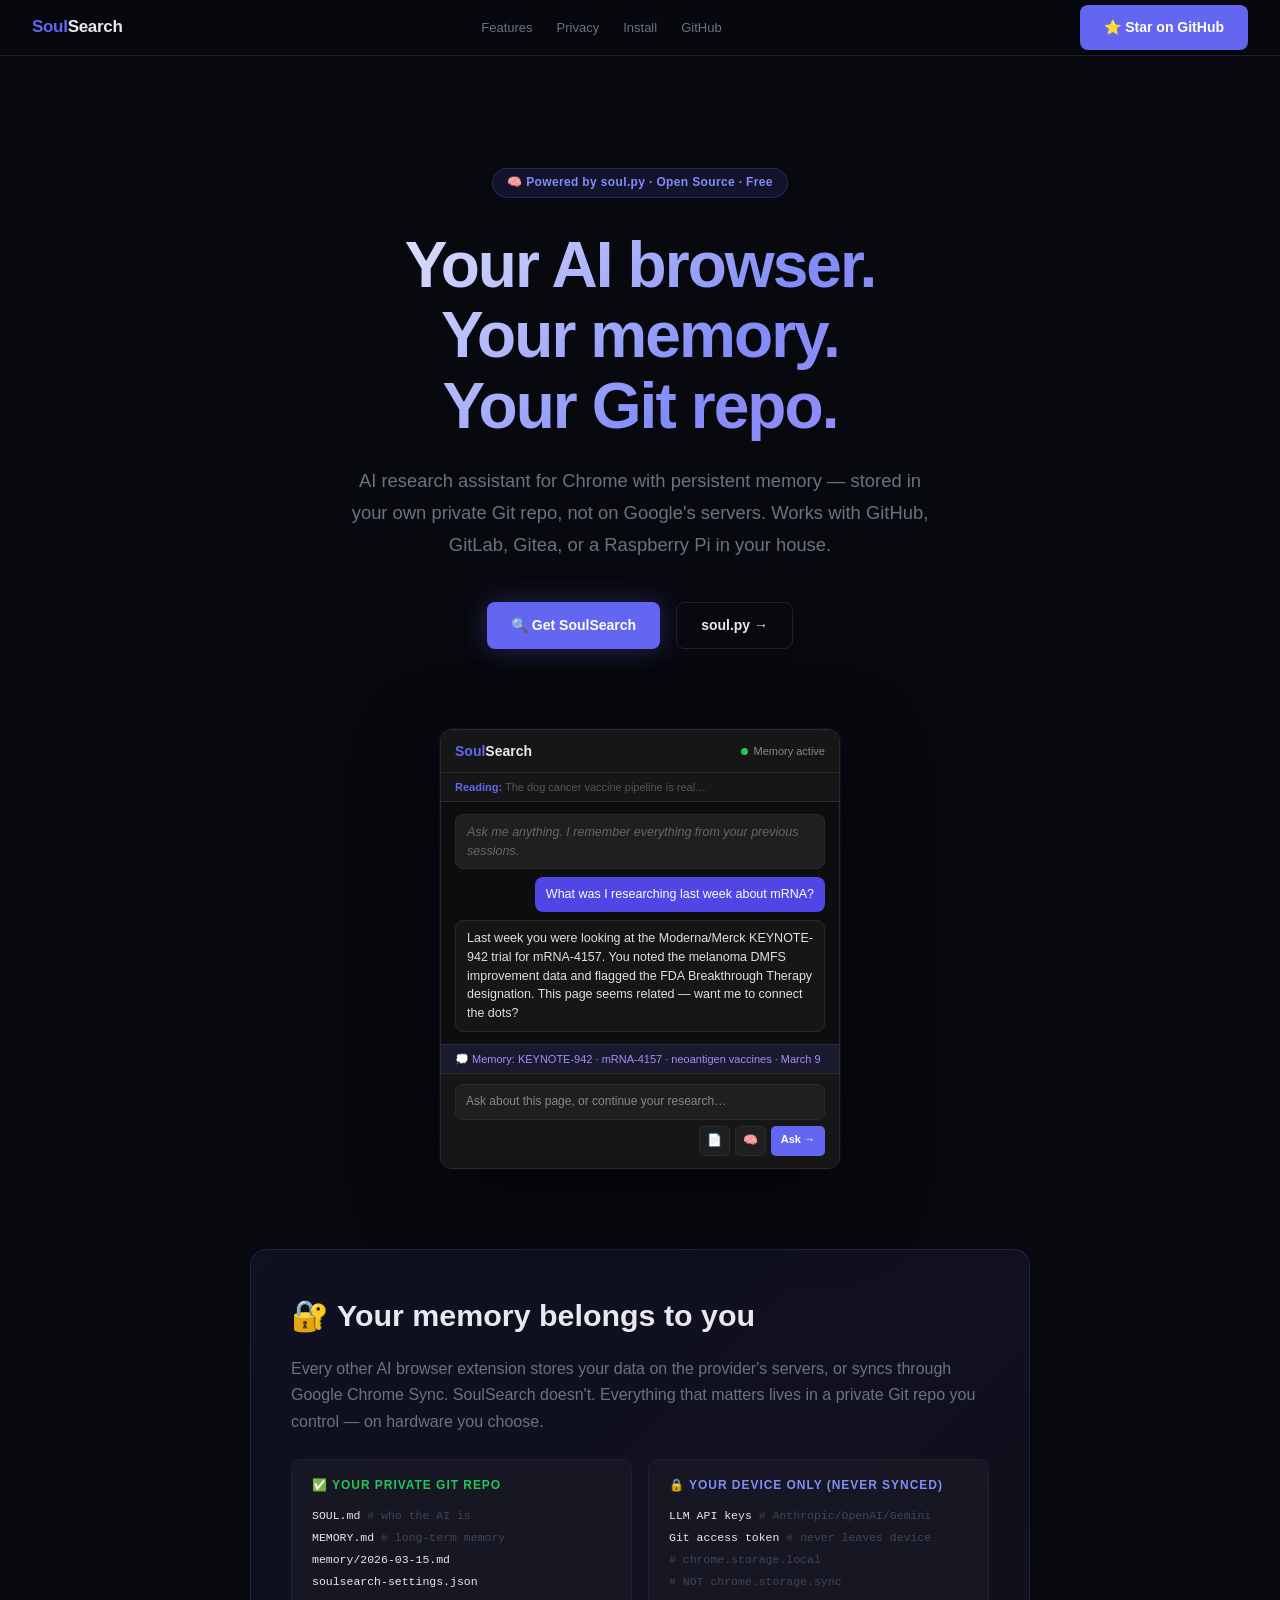
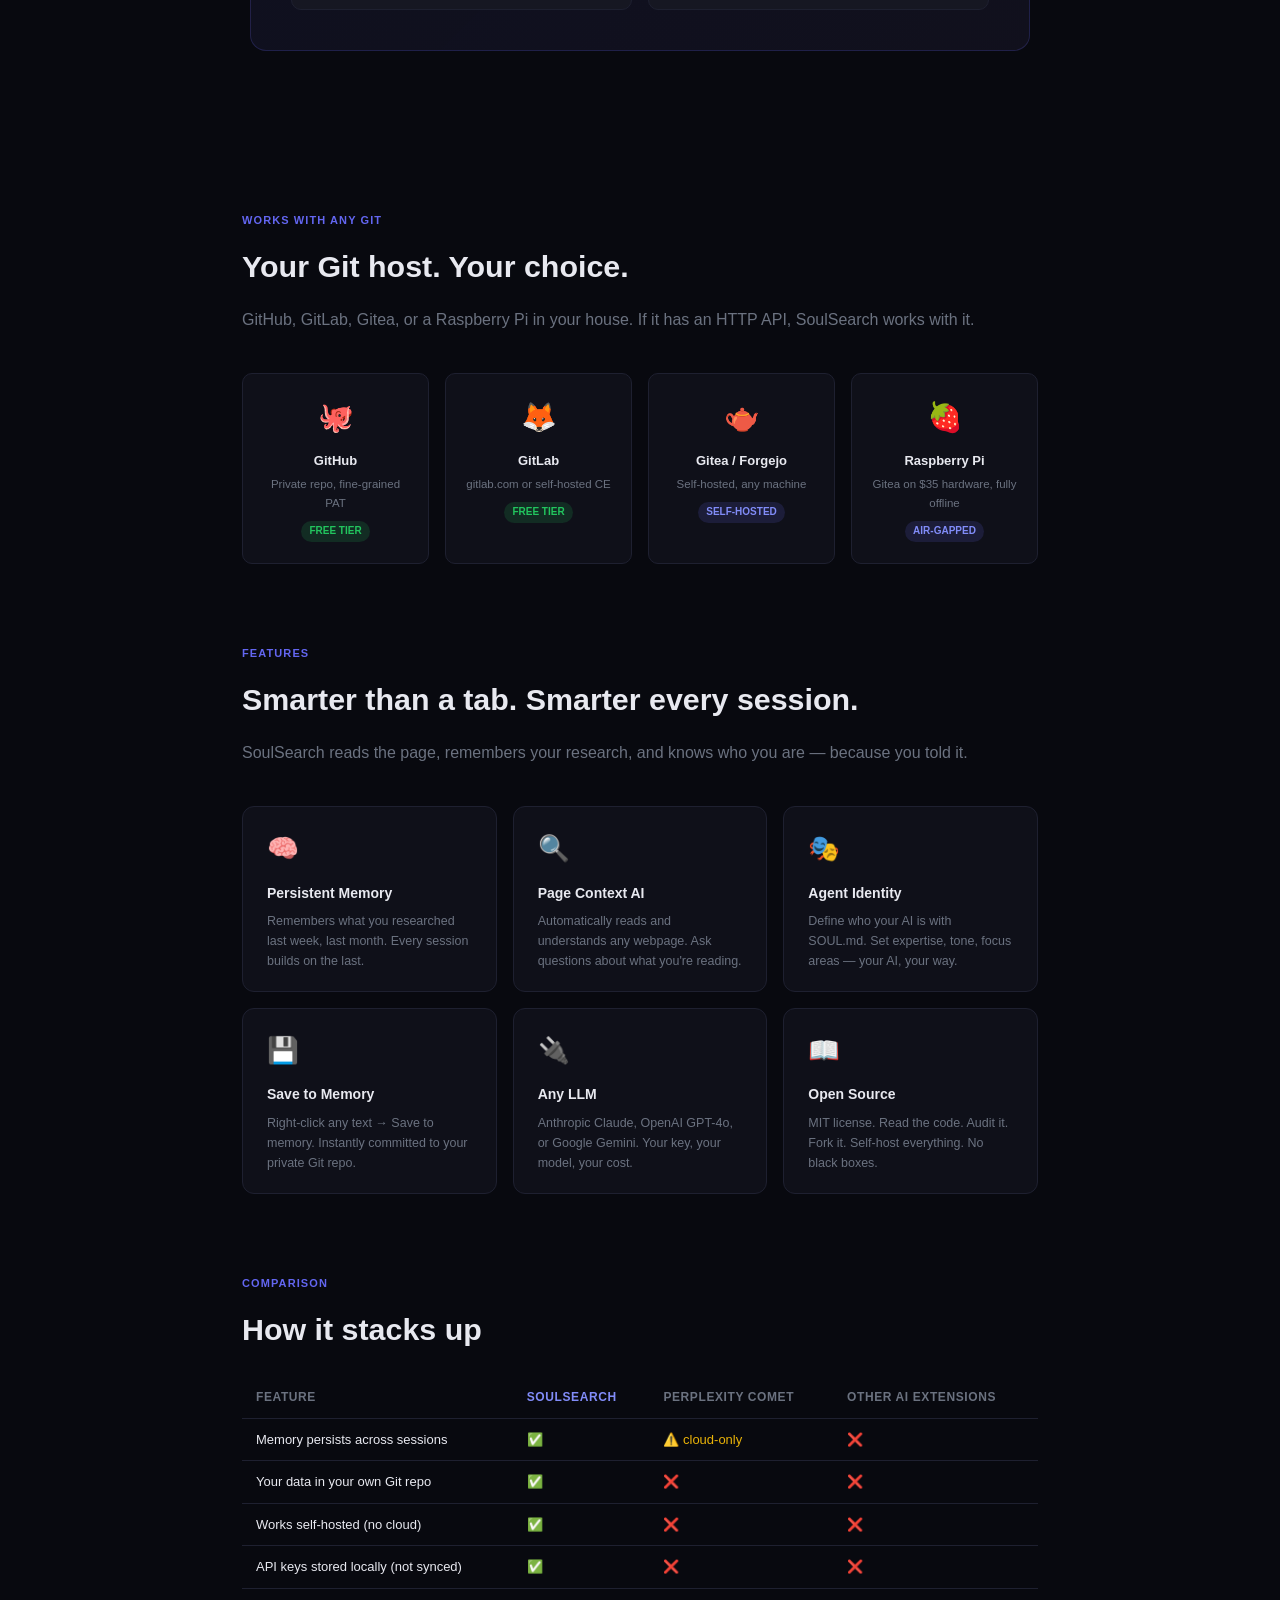
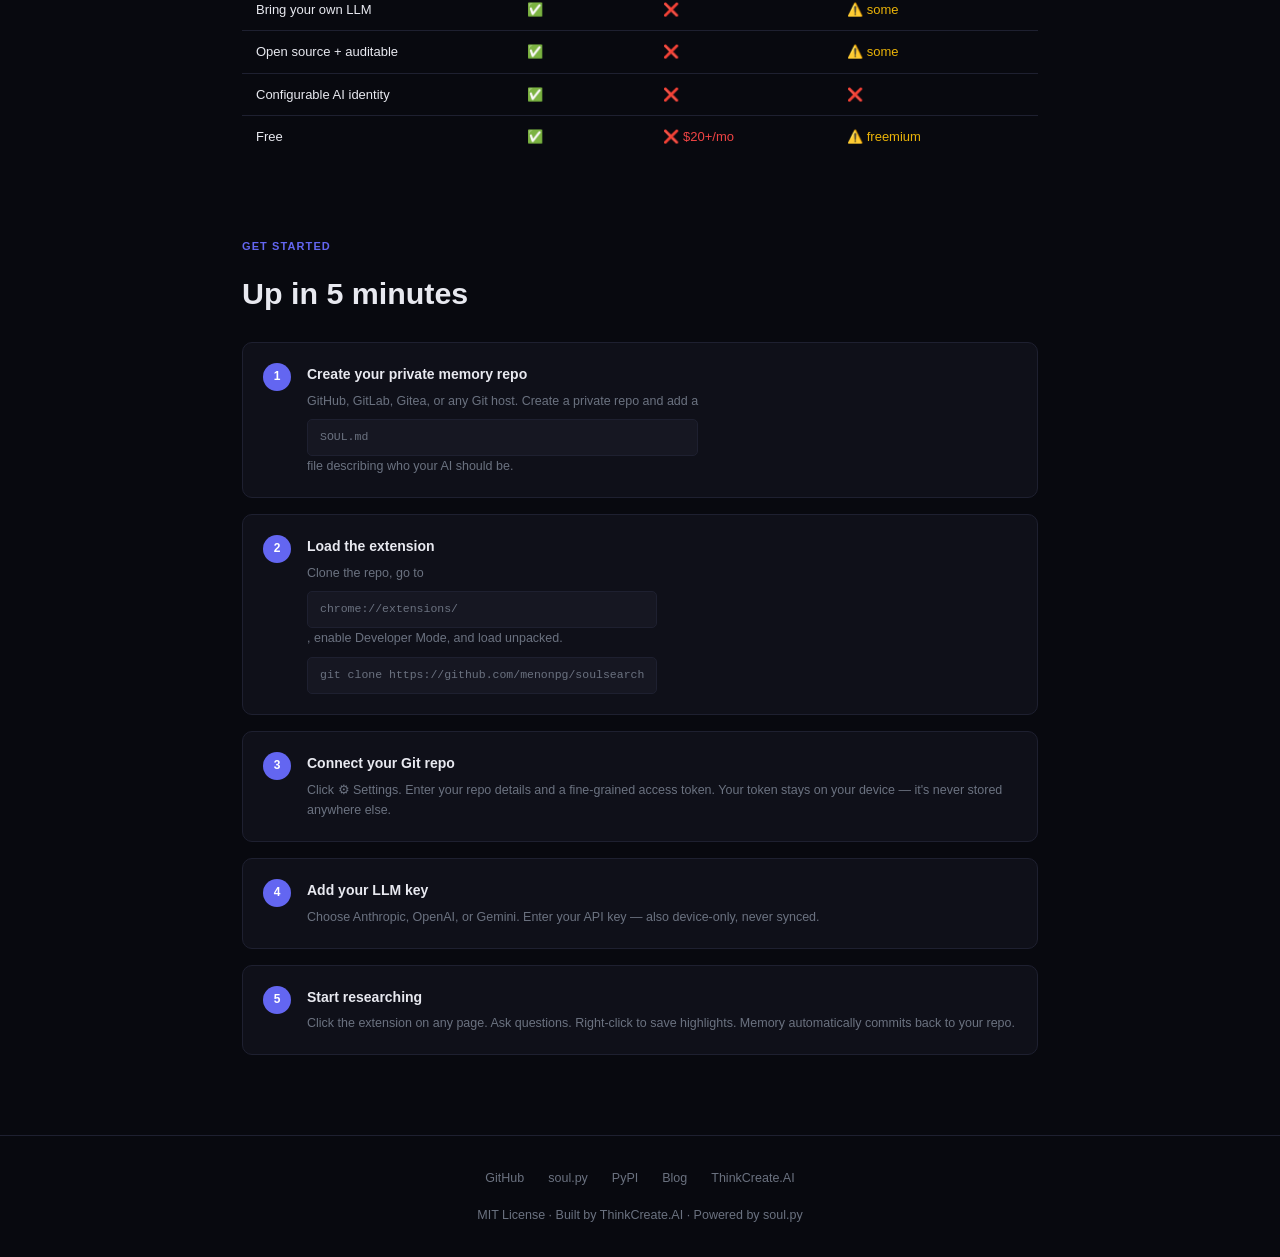
<file: docs/index.html>
<!DOCTYPE html>
<html lang="en">
<head>
  <meta charset="UTF-8" />
  <meta name="viewport" content="width=device-width, initial-scale=1.0" />
  <title>SoulSearch — AI Browser Extension with Private Memory</title>
  <meta name="description" content="AI research assistant for Chrome. Your memory, identity, and config live in your own private Git repo — not on Google's servers. Powered by soul.py. Open source." />
  <meta property="og:title" content="SoulSearch — AI Browser Extension with Private Memory" />
  <meta property="og:description" content="Your AI browser extension where memory lives in your private Git repo, not Google's servers. GitHub, GitLab, Gitea, self-hosted Raspberry Pi." />
  <meta property="og:type" content="website" />
  <meta property="og:url" content="https://menonpg.github.io/soulsearch/" />
  <link rel="canonical" href="https://menonpg.github.io/soulsearch/" />
  <style>
    :root {
      --bg: #08090f;
      --bg2: #0f1019;
      --bg3: #161722;
      --border: #1e2030;
      --primary: #6366f1;
      --primary-light: #818cf8;
      --accent: #a78bfa;
      --text: #e8e9f0;
      --muted: #6b7280;
      --green: #22c55e;
      --font: -apple-system, BlinkMacSystemFont, 'Segoe UI', 'Inter', sans-serif;
    }
    * { box-sizing: border-box; margin: 0; padding: 0; }
    html { scroll-behavior: smooth; }
    body { background: var(--bg); color: var(--text); font-family: var(--font); line-height: 1.65; }
    a { color: var(--primary-light); text-decoration: none; }
    a:hover { color: white; }

    /* ── NAV ── */
    nav {
      position: sticky; top: 0; z-index: 100;
      display: flex; align-items: center; justify-content: space-between;
      padding: 0 2rem; height: 56px;
      background: rgba(8,9,15,0.85);
      backdrop-filter: blur(12px);
      border-bottom: 1px solid var(--border);
    }
    .nav-logo { font-size: 17px; font-weight: 800; letter-spacing: -0.3px; }
    .nav-logo .soul { color: var(--primary); }
    .nav-logo .search { color: var(--text); }
    .nav-links { display: flex; gap: 1.5rem; font-size: 13px; }
    .nav-links a { color: var(--muted); }
    .nav-links a:hover { color: var(--text); }
    .nav-cta {
      background: var(--primary); color: white; padding: 6px 16px;
      border-radius: 6px; font-size: 13px; font-weight: 600;
    }
    .nav-cta:hover { background: #4f46e5; color: white; }

    /* ── HERO ── */
    .hero {
      max-width: 860px; margin: 0 auto;
      padding: 7rem 2rem 5rem;
      text-align: center;
    }
    .hero-badge {
      display: inline-flex; align-items: center; gap: 6px;
      background: rgba(99,102,241,0.12); border: 1px solid rgba(99,102,241,0.25);
      border-radius: 100px; padding: 4px 14px; font-size: 12px; font-weight: 600;
      color: var(--primary-light); margin-bottom: 2rem; letter-spacing: 0.03em;
    }
    .hero h1 {
      font-size: clamp(2.4rem, 6vw, 4rem);
      font-weight: 900; line-height: 1.1;
      letter-spacing: -0.03em; margin-bottom: 1.5rem;
      background: linear-gradient(135deg, #fff 0%, var(--primary-light) 60%, var(--accent) 100%);
      -webkit-background-clip: text; -webkit-text-fill-color: transparent; background-clip: text;
    }
    .hero p {
      font-size: 1.15rem; color: var(--muted); max-width: 600px;
      margin: 0 auto 2.5rem; line-height: 1.75;
    }
    .hero-actions { display: flex; gap: 1rem; justify-content: center; flex-wrap: wrap; }
    .btn {
      display: inline-flex; align-items: center; gap: 8px;
      padding: 11px 24px; border-radius: 8px;
      font-size: 14px; font-weight: 600; transition: all 0.15s;
    }
    .btn-primary {
      background: var(--primary); color: white;
      box-shadow: 0 0 24px rgba(99,102,241,0.3);
    }
    .btn-primary:hover { background: #4f46e5; color: white; transform: translateY(-1px); }
    .btn-outline {
      background: transparent; color: var(--text);
      border: 1px solid var(--border);
    }
    .btn-outline:hover { border-color: var(--primary); color: var(--primary-light); }

    /* ── PRIVACY CALLOUT ── */
    .privacy-callout {
      max-width: 780px; margin: 0 auto 5rem;
      background: linear-gradient(135deg, rgba(99,102,241,0.08) 0%, rgba(167,139,250,0.06) 100%);
      border: 1px solid rgba(99,102,241,0.2);
      border-radius: 16px; padding: 2.5rem;
    }
    .privacy-callout h2 { font-size: 1.4rem; margin-bottom: 0.75rem; font-weight: 700; }
    .privacy-callout p { color: var(--muted); margin-bottom: 1.5rem; }
    .privacy-model {
      display: grid; grid-template-columns: 1fr 1fr; gap: 1rem;
    }
    .privacy-box {
      background: var(--bg3); border: 1px solid var(--border);
      border-radius: 10px; padding: 1rem 1.25rem;
    }
    .privacy-box h4 { font-size: 12px; text-transform: uppercase; letter-spacing: 0.08em; margin-bottom: 0.6rem; }
    .privacy-box.git h4 { color: var(--green); }
    .privacy-box.local h4 { color: var(--primary-light); }
    .privacy-box code {
      display: block; font-family: 'SF Mono', 'Fira Code', monospace;
      font-size: 11.5px; color: var(--muted); line-height: 1.9;
    }
    .privacy-box code .file { color: var(--text); }
    .privacy-box code .comment { color: #404555; }
    @media (max-width: 580px) { .privacy-model { grid-template-columns: 1fr; } }

    /* ── EXTENSION MOCKUP ── */
    .mockup-wrap {
      max-width: 860px; margin: 0 auto 5rem; padding: 0 2rem;
      display: flex; justify-content: center;
    }
    .extension-mockup {
      width: 400px; background: #0d0d0d; border: 1px solid #2a2a2a;
      border-radius: 12px; overflow: hidden;
      box-shadow: 0 24px 80px rgba(0,0,0,0.6), 0 0 0 1px rgba(99,102,241,0.1);
    }
    .mock-header {
      background: #161616; padding: 10px 14px 9px;
      border-bottom: 1px solid #2a2a2a;
      display: flex; align-items: center; justify-content: space-between;
    }
    .mock-logo { font-size: 14px; font-weight: 700; }
    .mock-logo .s { color: var(--primary); }
    .mock-status { display: flex; align-items: center; gap: 5px; font-size: 11px; color: #888; }
    .mock-dot { width: 7px; height: 7px; border-radius: 50%; background: var(--green); }
    .mock-context {
      background: #161616; padding: 5px 14px;
      border-bottom: 1px solid #2a2a2a;
      font-size: 11px; color: #555;
    }
    .mock-context span { color: var(--primary); font-weight: 600; }
    .mock-chat { padding: 12px 14px; display: flex; flex-direction: column; gap: 8px; }
    .mock-msg {
      padding: 8px 11px; border-radius: 8px; font-size: 12.5px; line-height: 1.5;
    }
    .mock-msg.sys { background: #1f1f1f; color: #666; font-style: italic; border: 1px solid #2a2a2a; }
    .mock-msg.user { background: #4f46e5; color: white; align-self: flex-end; max-width: 85%; }
    .mock-msg.ai { background: #161616; color: #e0e0e0; border: 1px solid #2a2a2a; }
    .mock-memory {
      padding: 5px 14px; background: #1a1a2e; border-top: 1px solid #2a2a4a;
      font-size: 11px; color: #a78bfa;
    }
    .mock-input-area {
      padding: 10px 14px 12px; border-top: 1px solid #2a2a2a; background: #161616;
    }
    .mock-input {
      background: #1f1f1f; border: 1px solid #2a2a2a;
      border-radius: 7px; padding: 7px 10px;
      font-size: 12px; color: #888; width: 100%;
    }
    .mock-input-row { display: flex; justify-content: flex-end; gap: 5px; margin-top: 6px; }
    .mock-icon-btn { background: #1f1f1f; border: 1px solid #2a2a2a; border-radius: 5px; padding: 4px 7px; font-size: 12px; }
    .mock-send { background: var(--primary); color: white; border-radius: 5px; padding: 4px 10px; font-size: 11px; font-weight: 600; }

    /* ── FEATURES ── */
    .section { max-width: 860px; margin: 0 auto; padding: 0 2rem 5rem; }
    .section-label {
      font-size: 11px; text-transform: uppercase; letter-spacing: 0.1em;
      color: var(--primary); font-weight: 700; margin-bottom: 0.75rem;
    }
    .section h2 { font-size: 1.9rem; font-weight: 800; margin-bottom: 1rem; }
    .section > p { color: var(--muted); margin-bottom: 2.5rem; }
    .features-grid { display: grid; grid-template-columns: repeat(3, 1fr); gap: 1rem; }
    @media (max-width: 680px) { .features-grid { grid-template-columns: 1fr; } }
    .feature-card {
      background: var(--bg2); border: 1px solid var(--border);
      border-radius: 12px; padding: 1.25rem 1.5rem;
      transition: border-color 0.2s;
    }
    .feature-card:hover { border-color: rgba(99,102,241,0.35); }
    .feature-icon { font-size: 1.6rem; margin-bottom: 0.75rem; }
    .feature-card h3 { font-size: 14px; font-weight: 700; margin-bottom: 0.4rem; }
    .feature-card p { font-size: 12.5px; color: var(--muted); line-height: 1.6; }

    /* ── GIT HOSTS ── */
    .hosts-grid { display: grid; grid-template-columns: repeat(4, 1fr); gap: 1rem; }
    @media (max-width: 600px) { .hosts-grid { grid-template-columns: repeat(2, 1fr); } }
    .host-card {
      background: var(--bg2); border: 1px solid var(--border);
      border-radius: 10px; padding: 1.25rem; text-align: center;
    }
    .host-icon { font-size: 1.8rem; margin-bottom: 0.5rem; }
    .host-card h4 { font-size: 13px; font-weight: 700; margin-bottom: 0.25rem; }
    .host-card p { font-size: 11.5px; color: var(--muted); }
    .host-badge {
      display: inline-block; margin-top: 0.5rem;
      font-size: 10px; font-weight: 700; text-transform: uppercase;
      padding: 2px 8px; border-radius: 100px;
    }
    .host-badge.free { background: rgba(34,197,94,0.15); color: var(--green); }
    .host-badge.selfhost { background: rgba(99,102,241,0.15); color: var(--primary-light); }

    /* ── COMPARISON TABLE ── */
    .compare-table { width: 100%; border-collapse: collapse; font-size: 13px; }
    .compare-table th {
      padding: 10px 14px; text-align: left;
      border-bottom: 1px solid var(--border);
      color: var(--muted); font-weight: 600; font-size: 12px; text-transform: uppercase; letter-spacing: 0.05em;
    }
    .compare-table td {
      padding: 10px 14px; border-bottom: 1px solid var(--border);
    }
    .compare-table tr:last-child td { border-bottom: none; }
    .compare-table .col-ss { color: var(--primary-light); font-weight: 700; }
    .check { color: var(--green); }
    .cross { color: #ef4444; }
    .partial { color: #eab308; }

    /* ── QUICK START ── */
    .steps { display: flex; flex-direction: column; gap: 1rem; }
    .step {
      display: flex; gap: 1rem; align-items: flex-start;
      background: var(--bg2); border: 1px solid var(--border);
      border-radius: 10px; padding: 1.25rem;
    }
    .step-num {
      width: 28px; height: 28px; border-radius: 50%;
      background: var(--primary); color: white;
      font-size: 12px; font-weight: 800;
      display: flex; align-items: center; justify-content: center;
      flex-shrink: 0;
    }
    .step h4 { font-size: 14px; font-weight: 700; margin-bottom: 0.3rem; }
    .step p { font-size: 12.5px; color: var(--muted); }
    .step code {
      background: var(--bg3); border: 1px solid var(--border);
      border-radius: 5px; padding: 0.5rem 0.75rem; display: block;
      font-size: 11.5px; color: var(--muted); margin-top: 0.5rem;
      font-family: 'SF Mono', 'Fira Code', monospace;
    }

    /* ── FOOTER ── */
    footer {
      border-top: 1px solid var(--border);
      padding: 2rem; text-align: center;
      font-size: 12.5px; color: var(--muted);
    }
    footer a { color: var(--muted); }
    footer a:hover { color: var(--primary-light); }
    .footer-links { display: flex; gap: 1.5rem; justify-content: center; margin-bottom: 1rem; }

    /* ── DIVIDER ── */
    .divider { max-width: 860px; margin: 0 auto 5rem; padding: 0 2rem; }
    hr { border: none; border-top: 1px solid var(--border); }
  </style>
</head>
<body>

<!-- NAV -->
<nav>
  <div class="nav-logo"><span class="soul">Soul</span><span class="search">Search</span></div>
  <div class="nav-links">
    <a href="#features">Features</a>
    <a href="#privacy">Privacy</a>
    <a href="#install">Install</a>
    <a href="https://github.com/menonpg/soulsearch" target="_blank">GitHub</a>
  </div>
  <a class="nav-cta btn" href="https://github.com/menonpg/soulsearch" target="_blank">⭐ Star on GitHub</a>
</nav>

<!-- HERO -->
<section class="hero">
  <div class="hero-badge">🧠 Powered by soul.py · Open Source · Free</div>
  <h1>Your AI browser.<br>Your memory.<br>Your Git repo.</h1>
  <p>
    AI research assistant for Chrome with persistent memory — stored in your own private Git repo,
    not on Google's servers. Works with GitHub, GitLab, Gitea, or a Raspberry Pi in your house.
  </p>
  <div class="hero-actions">
    <a class="btn btn-primary" href="https://github.com/menonpg/soulsearch" target="_blank">
      🔍 Get SoulSearch
    </a>
    <a class="btn btn-outline" href="https://github.com/menonpg/soul.py" target="_blank">
      soul.py →
    </a>
  </div>
</section>

<!-- EXTENSION MOCKUP -->
<div class="mockup-wrap">
  <div class="extension-mockup">
    <div class="mock-header">
      <div class="mock-logo"><span class="s">Soul</span>Search</div>
      <div class="mock-status"><span class="mock-dot"></span> Memory active</div>
    </div>
    <div class="mock-context"><span>Reading:</span> The dog cancer vaccine pipeline is real…</div>
    <div class="mock-chat">
      <div class="mock-msg sys">Ask me anything. I remember everything from your previous sessions.</div>
      <div class="mock-msg user">What was I researching last week about mRNA?</div>
      <div class="mock-msg ai">Last week you were looking at the Moderna/Merck KEYNOTE-942 trial for mRNA-4157. You noted the melanoma DMFS improvement data and flagged the FDA Breakthrough Therapy designation. This page seems related — want me to connect the dots?</div>
    </div>
    <div class="mock-memory">💭 Memory: KEYNOTE-942 · mRNA-4157 · neoantigen vaccines · March 9</div>
    <div class="mock-input-area">
      <div class="mock-input">Ask about this page, or continue your research…</div>
      <div class="mock-input-row">
        <span class="mock-icon-btn">📄</span>
        <span class="mock-icon-btn">🧠</span>
        <span class="mock-send">Ask →</span>
      </div>
    </div>
  </div>
</div>

<!-- PRIVACY CALLOUT -->
<div id="privacy" class="section">
  <div class="privacy-callout">
    <h2>🔐 Your memory belongs to you</h2>
    <p>Every other AI browser extension stores your data on the provider's servers, or syncs through Google Chrome Sync. SoulSearch doesn't. Everything that matters lives in a private Git repo you control — on hardware you choose.</p>
    <div class="privacy-model">
      <div class="privacy-box git">
        <h4>✅ Your private Git repo</h4>
        <code>
          <span class="file">SOUL.md</span>          <span class="comment"># who the AI is</span><br>
          <span class="file">MEMORY.md</span>         <span class="comment"># long-term memory</span><br>
          <span class="file">memory/2026-03-15.md</span><br>
          <span class="file">soulsearch-settings.json</span>
        </code>
      </div>
      <div class="privacy-box local">
        <h4>🔒 Your device only (never synced)</h4>
        <code>
          <span class="file">LLM API keys</span>     <span class="comment"># Anthropic/OpenAI/Gemini</span><br>
          <span class="file">Git access token</span>  <span class="comment"># never leaves device</span><br>
          <span class="comment"># chrome.storage.local</span><br>
          <span class="comment"># NOT chrome.storage.sync</span>
        </code>
      </div>
    </div>
  </div>
</div>

<!-- GIT HOSTS -->
<div class="section">
  <div class="section-label">Works with any Git</div>
  <h2>Your Git host. Your choice.</h2>
  <p>GitHub, GitLab, Gitea, or a Raspberry Pi in your house. If it has an HTTP API, SoulSearch works with it.</p>
  <div class="hosts-grid">
    <div class="host-card">
      <div class="host-icon">🐙</div>
      <h4>GitHub</h4>
      <p>Private repo, fine-grained PAT</p>
      <span class="host-badge free">Free tier</span>
    </div>
    <div class="host-card">
      <div class="host-icon">🦊</div>
      <h4>GitLab</h4>
      <p>gitlab.com or self-hosted CE</p>
      <span class="host-badge free">Free tier</span>
    </div>
    <div class="host-card">
      <div class="host-icon">🫖</div>
      <h4>Gitea / Forgejo</h4>
      <p>Self-hosted, any machine</p>
      <span class="host-badge selfhost">Self-hosted</span>
    </div>
    <div class="host-card">
      <div class="host-icon">🍓</div>
      <h4>Raspberry Pi</h4>
      <p>Gitea on $35 hardware, fully offline</p>
      <span class="host-badge selfhost">Air-gapped</span>
    </div>
  </div>
</div>

<!-- FEATURES -->
<div id="features" class="section">
  <div class="section-label">Features</div>
  <h2>Smarter than a tab. Smarter every session.</h2>
  <p>SoulSearch reads the page, remembers your research, and knows who you are — because you told it.</p>
  <div class="features-grid">
    <div class="feature-card">
      <div class="feature-icon">🧠</div>
      <h3>Persistent Memory</h3>
      <p>Remembers what you researched last week, last month. Every session builds on the last.</p>
    </div>
    <div class="feature-card">
      <div class="feature-icon">🔍</div>
      <h3>Page Context AI</h3>
      <p>Automatically reads and understands any webpage. Ask questions about what you're reading.</p>
    </div>
    <div class="feature-card">
      <div class="feature-icon">🎭</div>
      <h3>Agent Identity</h3>
      <p>Define who your AI is with SOUL.md. Set expertise, tone, focus areas — your AI, your way.</p>
    </div>
    <div class="feature-card">
      <div class="feature-icon">💾</div>
      <h3>Save to Memory</h3>
      <p>Right-click any text → Save to memory. Instantly committed to your private Git repo.</p>
    </div>
    <div class="feature-card">
      <div class="feature-icon">🔌</div>
      <h3>Any LLM</h3>
      <p>Anthropic Claude, OpenAI GPT-4o, or Google Gemini. Your key, your model, your cost.</p>
    </div>
    <div class="feature-card">
      <div class="feature-icon">📖</div>
      <h3>Open Source</h3>
      <p>MIT license. Read the code. Audit it. Fork it. Self-host everything. No black boxes.</p>
    </div>
  </div>
</div>

<!-- COMPARISON -->
<div class="section">
  <div class="section-label">Comparison</div>
  <h2>How it stacks up</h2>
  <p style="margin-bottom:1.5rem"></p>
  <table class="compare-table">
    <thead>
      <tr>
        <th>Feature</th>
        <th class="col-ss">SoulSearch</th>
        <th>Perplexity Comet</th>
        <th>Other AI Extensions</th>
      </tr>
    </thead>
    <tbody>
      <tr><td>Memory persists across sessions</td><td class="col-ss check">✅</td><td class="partial">⚠️ cloud-only</td><td class="cross">❌</td></tr>
      <tr><td>Your data in your own Git repo</td><td class="col-ss check">✅</td><td class="cross">❌</td><td class="cross">❌</td></tr>
      <tr><td>Works self-hosted (no cloud)</td><td class="col-ss check">✅</td><td class="cross">❌</td><td class="cross">❌</td></tr>
      <tr><td>API keys stored locally (not synced)</td><td class="col-ss check">✅</td><td class="cross">❌</td><td class="cross">❌</td></tr>
      <tr><td>Bring your own LLM</td><td class="col-ss check">✅</td><td class="cross">❌</td><td class="partial">⚠️ some</td></tr>
      <tr><td>Open source + auditable</td><td class="col-ss check">✅</td><td class="cross">❌</td><td class="partial">⚠️ some</td></tr>
      <tr><td>Configurable AI identity</td><td class="col-ss check">✅</td><td class="cross">❌</td><td class="cross">❌</td></tr>
      <tr><td>Free</td><td class="col-ss check">✅</td><td class="cross">❌ $20+/mo</td><td class="partial">⚠️ freemium</td></tr>
    </tbody>
  </table>
</div>

<!-- QUICK START -->
<div id="install" class="section">
  <div class="section-label">Get started</div>
  <h2>Up in 5 minutes</h2>
  <p style="margin-bottom:1.5rem"></p>
  <div class="steps">
    <div class="step">
      <div class="step-num">1</div>
      <div>
        <h4>Create your private memory repo</h4>
        <p>GitHub, GitLab, Gitea, or any Git host. Create a private repo and add a <code>SOUL.md</code> file describing who your AI should be.</p>
      </div>
    </div>
    <div class="step">
      <div class="step-num">2</div>
      <div>
        <h4>Load the extension</h4>
        <p>Clone the repo, go to <code>chrome://extensions/</code>, enable Developer Mode, and load unpacked.</p>
        <code>git clone https://github.com/menonpg/soulsearch</code>
      </div>
    </div>
    <div class="step">
      <div class="step-num">3</div>
      <div>
        <h4>Connect your Git repo</h4>
        <p>Click ⚙ Settings. Enter your repo details and a fine-grained access token. Your token stays on your device — it's never stored anywhere else.</p>
      </div>
    </div>
    <div class="step">
      <div class="step-num">4</div>
      <div>
        <h4>Add your LLM key</h4>
        <p>Choose Anthropic, OpenAI, or Gemini. Enter your API key — also device-only, never synced.</p>
      </div>
    </div>
    <div class="step">
      <div class="step-num">5</div>
      <div>
        <h4>Start researching</h4>
        <p>Click the extension on any page. Ask questions. Right-click to save highlights. Memory automatically commits back to your repo.</p>
      </div>
    </div>
  </div>
</div>

<!-- FOOTER -->
<footer>
  <div class="footer-links">
    <a href="https://github.com/menonpg/soulsearch" target="_blank">GitHub</a>
    <a href="https://github.com/menonpg/soul.py" target="_blank">soul.py</a>
    <a href="https://pypi.org/project/soul-agent/" target="_blank">PyPI</a>
    <a href="https://blog.themenonlab.com" target="_blank">Blog</a>
    <a href="https://thinkcreateai.com" target="_blank">ThinkCreate.AI</a>
  </div>
  <div>MIT License · Built by <a href="https://thinkcreateai.com" target="_blank">ThinkCreate.AI</a> · Powered by <a href="https://github.com/menonpg/soul.py" target="_blank">soul.py</a></div>
</footer>

</body>
</html>
</file>
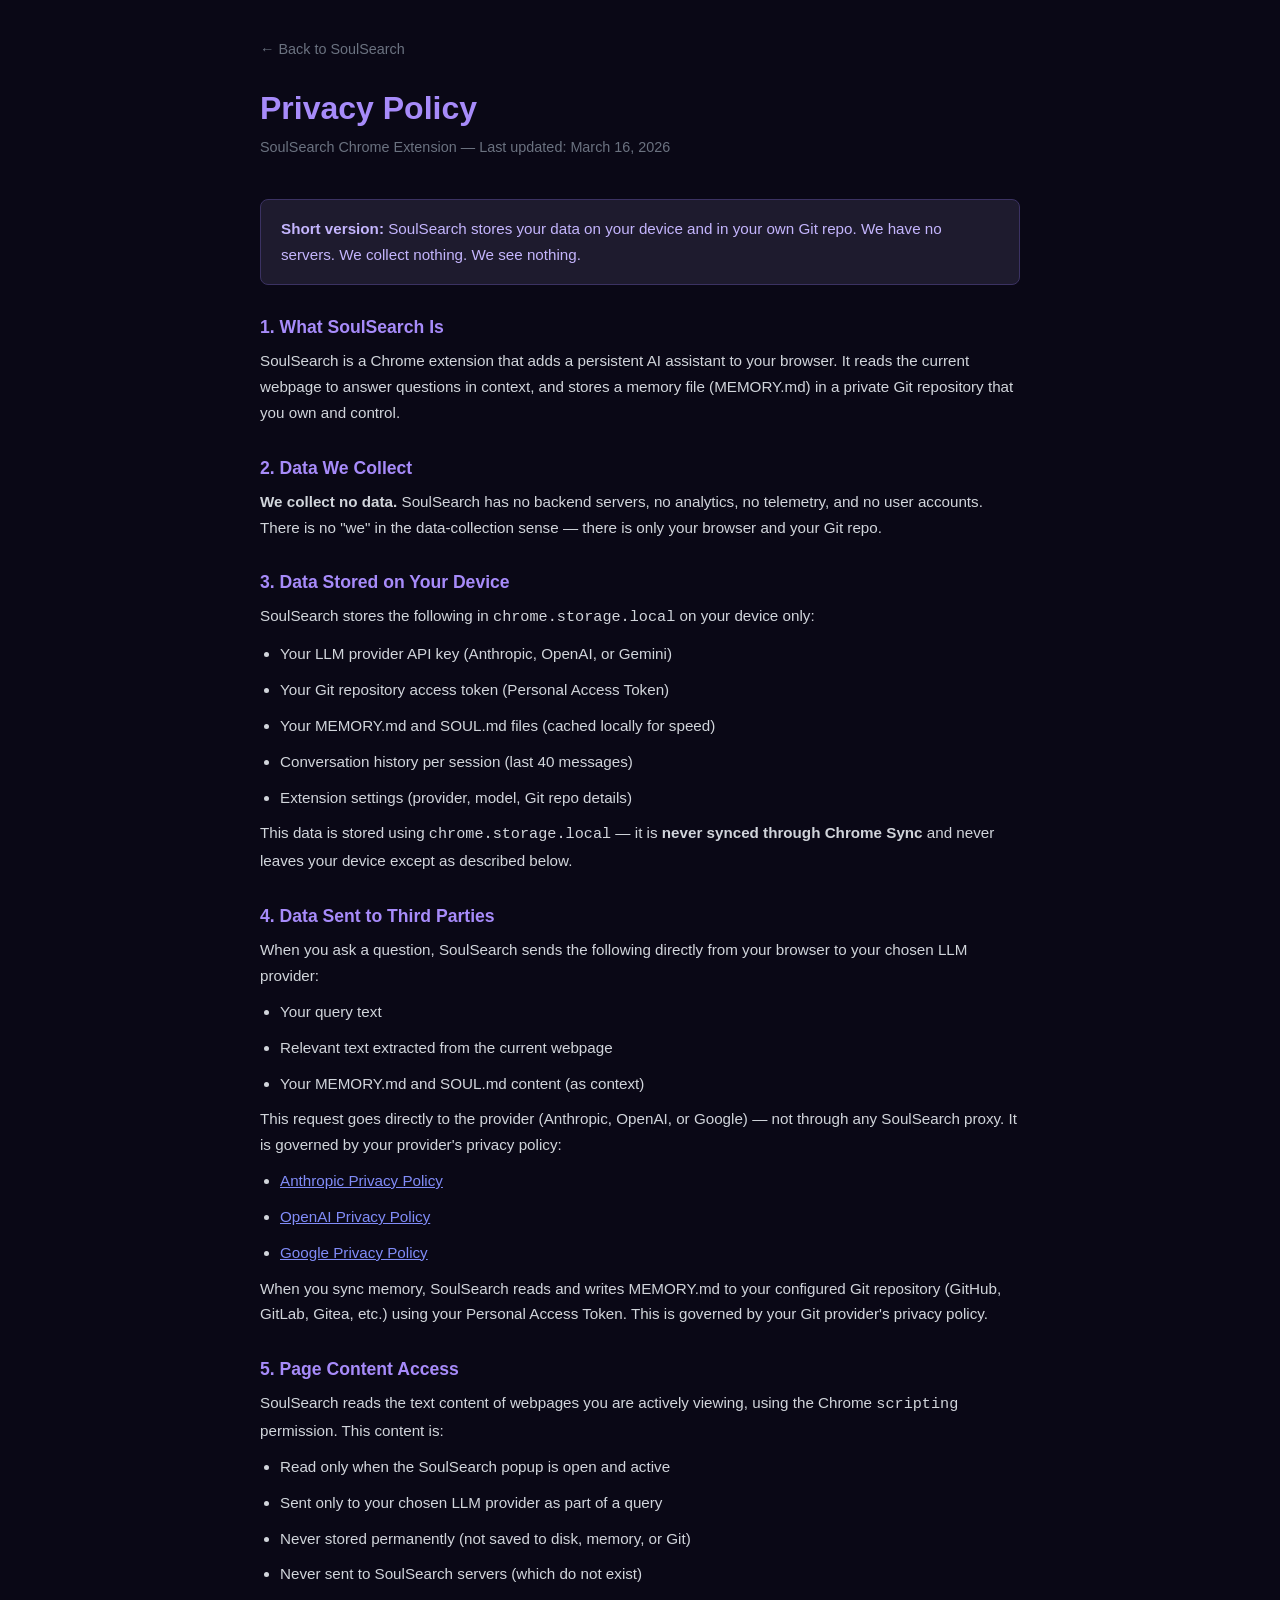
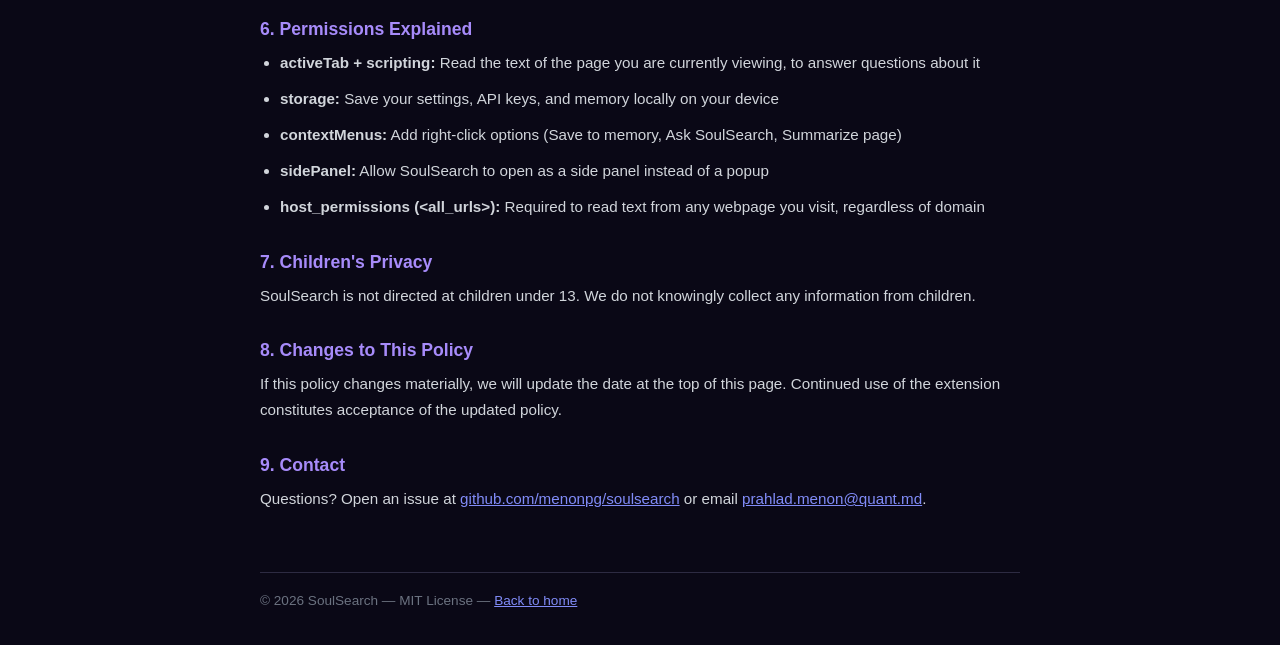
<file: docs/privacy.html>
<!DOCTYPE html>
<html lang="en">
<head>
  <meta charset="UTF-8">
  <meta name="viewport" content="width=device-width, initial-scale=1.0">
  <title>Privacy Policy — SoulSearch</title>
  <style>
    * { box-sizing: border-box; margin: 0; padding: 0; }
    body { font-family: -apple-system, BlinkMacSystemFont, 'Segoe UI', sans-serif; background: #0a0816; color: #c4b5fd; min-height: 100vh; padding: 40px 20px; }
    .container { max-width: 760px; margin: 0 auto; }
    a { color: #818cf8; }
    h1 { font-size: 2rem; color: #a78bfa; margin-bottom: 8px; }
    .sub { color: #6b7280; font-size: 0.9rem; margin-bottom: 40px; }
    h2 { font-size: 1.1rem; color: #a78bfa; margin: 32px 0 10px; }
    p, li { line-height: 1.7; color: #d1d5db; font-size: 0.95rem; margin-bottom: 10px; }
    ul { padding-left: 20px; }
    .highlight { background: #1e1b2e; border: 1px solid #3b3262; border-radius: 8px; padding: 16px 20px; margin: 20px 0; }
    .highlight p { margin: 0; color: #c4b5fd; }
    nav { margin-bottom: 32px; }
    nav a { color: #6b7280; font-size: 0.9rem; text-decoration: none; }
    nav a:hover { color: #a78bfa; }
    footer { margin-top: 60px; padding-top: 20px; border-top: 1px solid #2d2b42; color: #6b7280; font-size: 0.85rem; }
  </style>
</head>
<body>
  <div class="container">
    <nav><a href="index.html">&larr; Back to SoulSearch</a></nav>

    <h1>Privacy Policy</h1>
    <p class="sub">SoulSearch Chrome Extension &mdash; Last updated: March 16, 2026</p>

    <div class="highlight">
      <p><strong>Short version:</strong> SoulSearch stores your data on your device and in your own Git repo. We have no servers. We collect nothing. We see nothing.</p>
    </div>

    <h2>1. What SoulSearch Is</h2>
    <p>SoulSearch is a Chrome extension that adds a persistent AI assistant to your browser. It reads the current webpage to answer questions in context, and stores a memory file (MEMORY.md) in a private Git repository that you own and control.</p>

    <h2>2. Data We Collect</h2>
    <p><strong>We collect no data.</strong> SoulSearch has no backend servers, no analytics, no telemetry, and no user accounts. There is no "we" in the data-collection sense — there is only your browser and your Git repo.</p>

    <h2>3. Data Stored on Your Device</h2>
    <p>SoulSearch stores the following in <code>chrome.storage.local</code> on your device only:</p>
    <ul>
      <li>Your LLM provider API key (Anthropic, OpenAI, or Gemini)</li>
      <li>Your Git repository access token (Personal Access Token)</li>
      <li>Your MEMORY.md and SOUL.md files (cached locally for speed)</li>
      <li>Conversation history per session (last 40 messages)</li>
      <li>Extension settings (provider, model, Git repo details)</li>
    </ul>
    <p>This data is stored using <code>chrome.storage.local</code> — it is <strong>never synced through Chrome Sync</strong> and never leaves your device except as described below.</p>

    <h2>4. Data Sent to Third Parties</h2>
    <p>When you ask a question, SoulSearch sends the following directly from your browser to your chosen LLM provider:</p>
    <ul>
      <li>Your query text</li>
      <li>Relevant text extracted from the current webpage</li>
      <li>Your MEMORY.md and SOUL.md content (as context)</li>
    </ul>
    <p>This request goes directly to the provider (Anthropic, OpenAI, or Google) — not through any SoulSearch proxy. It is governed by your provider's privacy policy:</p>
    <ul>
      <li><a href="https://www.anthropic.com/privacy" target="_blank">Anthropic Privacy Policy</a></li>
      <li><a href="https://openai.com/policies/privacy-policy" target="_blank">OpenAI Privacy Policy</a></li>
      <li><a href="https://policies.google.com/privacy" target="_blank">Google Privacy Policy</a></li>
    </ul>
    <p>When you sync memory, SoulSearch reads and writes MEMORY.md to your configured Git repository (GitHub, GitLab, Gitea, etc.) using your Personal Access Token. This is governed by your Git provider's privacy policy.</p>

    <h2>5. Page Content Access</h2>
    <p>SoulSearch reads the text content of webpages you are actively viewing, using the Chrome <code>scripting</code> permission. This content is:</p>
    <ul>
      <li>Read only when the SoulSearch popup is open and active</li>
      <li>Sent only to your chosen LLM provider as part of a query</li>
      <li>Never stored permanently (not saved to disk, memory, or Git)</li>
      <li>Never sent to SoulSearch servers (which do not exist)</li>
    </ul>

    <h2>6. Permissions Explained</h2>
    <ul>
      <li><strong>activeTab + scripting:</strong> Read the text of the page you are currently viewing, to answer questions about it</li>
      <li><strong>storage:</strong> Save your settings, API keys, and memory locally on your device</li>
      <li><strong>contextMenus:</strong> Add right-click options (Save to memory, Ask SoulSearch, Summarize page)</li>
      <li><strong>sidePanel:</strong> Allow SoulSearch to open as a side panel instead of a popup</li>
      <li><strong>host_permissions (&lt;all_urls&gt;):</strong> Required to read text from any webpage you visit, regardless of domain</li>
    </ul>

    <h2>7. Children's Privacy</h2>
    <p>SoulSearch is not directed at children under 13. We do not knowingly collect any information from children.</p>

    <h2>8. Changes to This Policy</h2>
    <p>If this policy changes materially, we will update the date at the top of this page. Continued use of the extension constitutes acceptance of the updated policy.</p>

    <h2>9. Contact</h2>
    <p>Questions? Open an issue at <a href="https://github.com/menonpg/soulsearch/issues" target="_blank">github.com/menonpg/soulsearch</a> or email <a href="mailto:prahlad.menon@quant.md">prahlad.menon@quant.md</a>.</p>

    <footer>
      &copy; 2026 SoulSearch &mdash; MIT License &mdash; <a href="index.html">Back to home</a>
    </footer>
  </div>
</body>
</html>
</file>
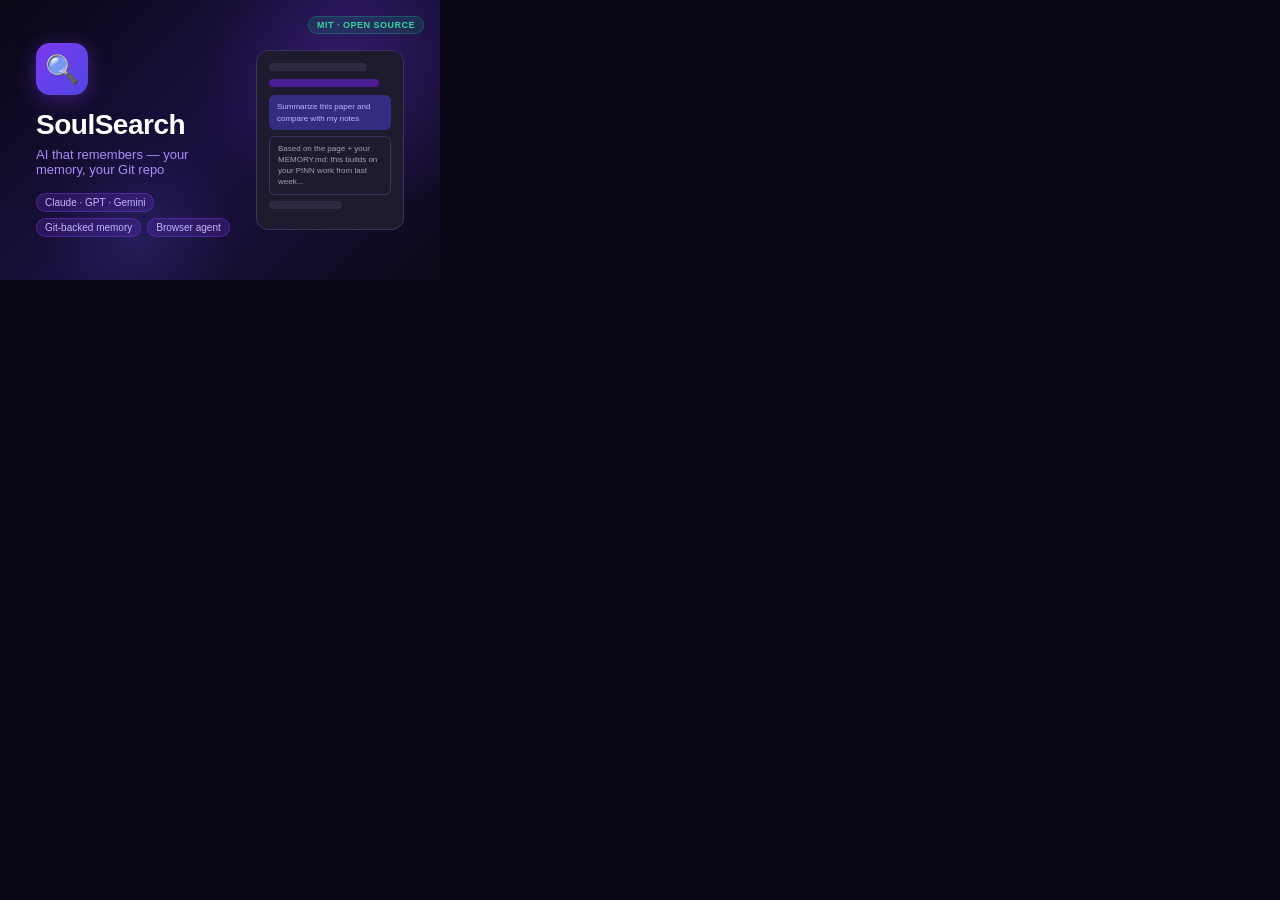
<file: docs/promo-440x280.html>
<!DOCTYPE html>
<html>
<head>
<meta charset="UTF-8">
<style>
  * { margin: 0; padding: 0; box-sizing: border-box; }
  body { width: 440px; height: 280px; overflow: hidden; background: #0a0816; font-family: -apple-system, BlinkMacSystemFont, 'Segoe UI', sans-serif; }
  .card {
    width: 440px; height: 280px;
    background: linear-gradient(135deg, #0a0816 0%, #1a1040 50%, #0d0a1a 100%);
    display: flex; align-items: center; justify-content: space-between;
    padding: 32px 36px; position: relative; overflow: hidden;
  }
  .glow {
    position: absolute; width: 300px; height: 300px;
    background: radial-gradient(circle, rgba(124,58,237,0.25) 0%, transparent 70%);
    top: -80px; right: -60px; pointer-events: none;
  }
  .glow2 {
    position: absolute; width: 200px; height: 200px;
    background: radial-gradient(circle, rgba(99,102,241,0.15) 0%, transparent 70%);
    bottom: -60px; left: 40px; pointer-events: none;
  }
  .left { flex: 1; z-index: 1; }
  .icon { width: 52px; height: 52px; background: linear-gradient(135deg, #7c3aed, #4f46e5); border-radius: 14px; display: flex; align-items: center; justify-content: center; font-size: 28px; margin-bottom: 14px; box-shadow: 0 4px 20px rgba(124,58,237,0.4); }
  h1 { color: #fff; font-size: 28px; font-weight: 700; letter-spacing: -0.5px; margin-bottom: 6px; }
  .sub { color: #a78bfa; font-size: 13px; font-weight: 500; margin-bottom: 16px; }
  .pills { display: flex; gap: 6px; flex-wrap: wrap; }
  .pill { background: rgba(124,58,237,0.2); border: 1px solid rgba(124,58,237,0.4); color: #c4b5fd; font-size: 10px; padding: 3px 8px; border-radius: 20px; }
  .right { z-index: 1; margin-left: 24px; }
  .mockup { background: #1e1b2e; border: 1px solid #3b3262; border-radius: 12px; padding: 12px; width: 148px; }
  .mock-bar { background: #2d2b42; border-radius: 4px; height: 8px; margin-bottom: 8px; }
  .mock-bar.w80 { width: 80%; }
  .mock-bar.w60 { width: 60%; }
  .mock-bar.w90 { width: 90%; background: #4c1d95; }
  .mock-msg { background: #312e81; border-radius: 6px; padding: 6px 8px; margin-bottom: 6px; }
  .mock-msg p { color: #c4b5fd; font-size: 8px; line-height: 1.4; }
  .mock-resp { background: #1e1b2e; border: 1px solid #3b3262; border-radius: 6px; padding: 6px 8px; }
  .mock-resp p { color: #a1a1aa; font-size: 8px; line-height: 1.4; }
  .badge { position: absolute; top: 16px; right: 16px; background: rgba(16,185,129,0.15); border: 1px solid rgba(16,185,129,0.3); color: #34d399; font-size: 9px; padding: 3px 8px; border-radius: 20px; font-weight: 600; letter-spacing: 0.5px; }
</style>
</head>
<body>
<div class="card">
  <div class="glow"></div>
  <div class="glow2"></div>
  <span class="badge">MIT · OPEN SOURCE</span>
  <div class="left">
    <div class="icon">🔍</div>
    <h1>SoulSearch</h1>
    <div class="sub">AI that remembers — your memory, your Git repo</div>
    <div class="pills">
      <span class="pill">Claude · GPT · Gemini</span>
      <span class="pill">Git-backed memory</span>
      <span class="pill">Browser agent</span>
    </div>
  </div>
  <div class="right">
    <div class="mockup">
      <div class="mock-bar w80"></div>
      <div class="mock-bar w90"></div>
      <div style="margin: 8px 0 6px">
        <div class="mock-msg"><p>Summarize this paper and compare with my notes</p></div>
        <div class="mock-resp"><p>Based on the page + your MEMORY.md: this builds on your PINN work from last week...</p></div>
      </div>
      <div class="mock-bar w60"></div>
    </div>
  </div>
</div>
</body>
</html>
</file>
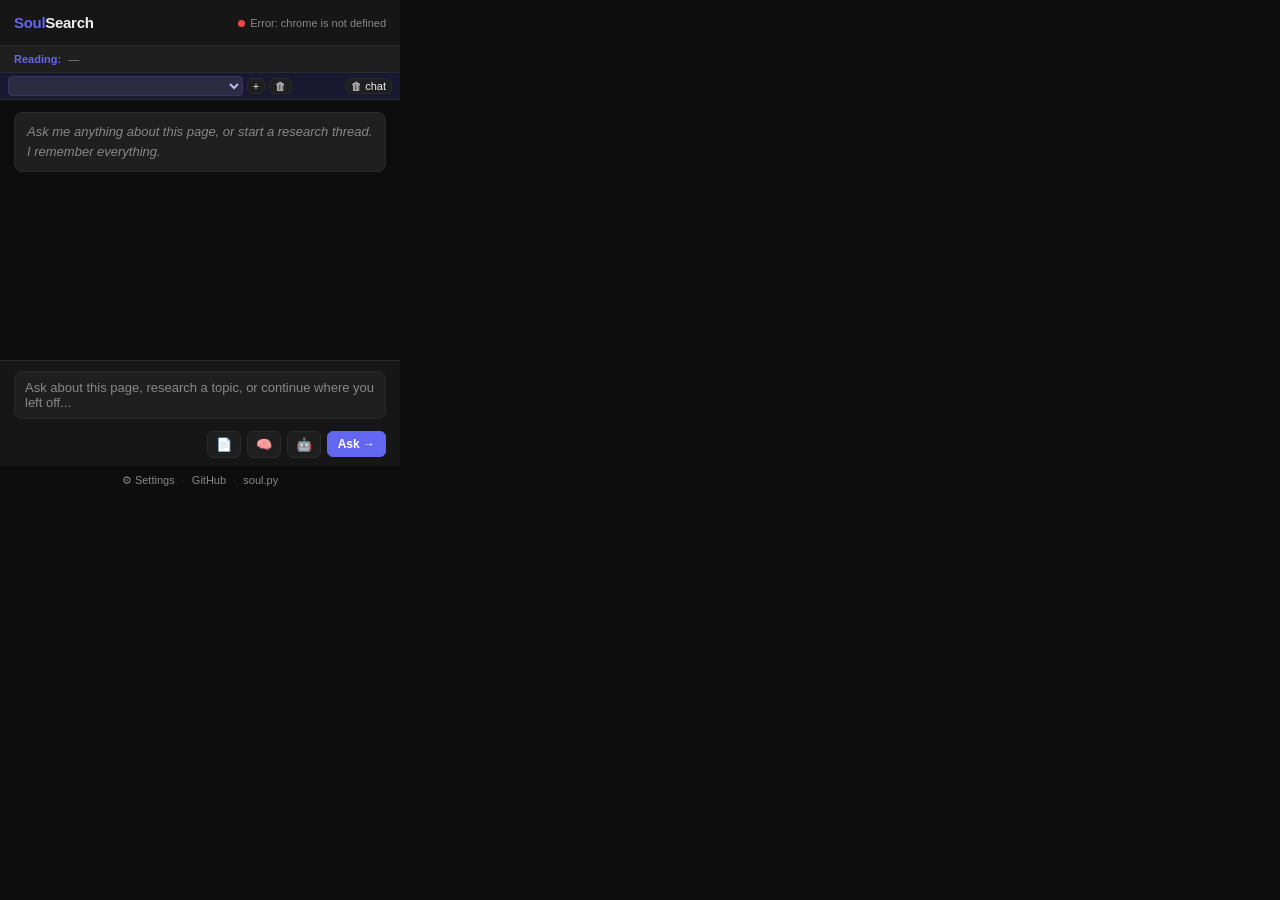
<file: popup/popup.html>
<!DOCTYPE html>
<html lang="en">
<head>
  <meta charset="UTF-8" />
  <meta name="viewport" content="width=device-width, initial-scale=1.0" />
  <title>SoulSearch</title>
  <link rel="stylesheet" href="popup.css" />
</head>
<body>
  <div class="ss-container">
    <!-- Header -->
    <div class="ss-header">
      <div class="ss-logo">
        <span class="ss-soul">Soul</span><span class="ss-search">Search</span>
      </div>
      <div class="ss-status" id="ss-status">
        <span class="ss-dot" id="ss-dot"></span>
        <span id="ss-status-text">Connecting...</span>
      </div>
    </div>

    <!-- Page Context Strip -->
    <div class="ss-context-strip" id="ss-context-strip">
      <span class="ss-context-label">Reading:</span>
      <span class="ss-context-title" id="ss-page-title">—</span>
    </div>

    <!-- Session Bar -->
    <div class="ss-session-bar" id="ss-session-bar">
      <select class="ss-session-select" id="ss-session-select" title="Switch session"></select>
      <button class="ss-btn ss-btn--icon ss-btn--xs" id="ss-session-new" title="New session">+</button>
      <button class="ss-btn ss-btn--icon ss-btn--xs" id="ss-session-del" title="Delete session">&#128465;</button>
      <span class="ss-session-spacer"></span>
      <button class="ss-btn ss-btn--icon ss-btn--xs" id="ss-chat-clear" title="Clear conversation">&#128465; chat</button>
    </div>

    <!-- Chat Area -->
    <div class="ss-chat" id="ss-chat">
      <div class="ss-message ss-message--system">
        Ask me anything about this page, or start a research thread. I remember everything.
      </div>
    </div>

    <!-- Memory Panel (overlay) -->
    <div class="ss-memory-panel" id="ss-memory-peek" style="display:none">
      <div class="ss-memory-panel-header">
        <span>&#129504; Memory</span>
        <div class="ss-memory-panel-actions">
          <button class="ss-btn ss-btn--icon ss-btn--small" id="ss-mem-reset" title="Reset from Git">&#128257;</button>
          <button class="ss-btn ss-btn--icon ss-btn--small" id="ss-mem-push" title="Push to Git">&#128640;</button>
          <button class="ss-btn ss-btn--icon ss-btn--small" id="ss-mem-close" title="Close">&#215;</button>
        </div>
      </div>
      <div id="ss-mem-status" style="font-size:10px;padding:3px 12px;color:#6b7280;background:#2d2b42;flex-shrink:0;min-height:16px"></div>
      <div class="ss-memory-panel-body" id="ss-memory-text"></div>
    </div>

    <!-- Input -->
    <div class="ss-input-area">
      <textarea
        id="ss-input"
        class="ss-input"
        placeholder="Ask about this page, research a topic, or continue where you left off..."
        rows="2"
      ></textarea>
      <div class="ss-input-actions">
        <button class="ss-btn ss-btn--icon" id="ss-ctx-btn" title="Include page context">📄</button>
        <button class="ss-btn ss-btn--icon" id="ss-mem-btn" title="Show memory">🧠</button>
        <button class="ss-btn ss-btn--icon" id="ss-agent-btn" title="Agent mode">&#129302;</button>
        <button class="ss-btn ss-btn--primary" id="ss-send-btn">Ask &#8594;</button>
      </div>
    </div>

    <!-- Settings -->
    <div class="ss-footer">
      <a href="#" id="ss-settings-link" class="ss-link">⚙ Settings</a>
      <span class="ss-divider">·</span>
      <a href="https://github.com/menonpg/soulsearch" target="_blank" class="ss-link">GitHub</a>
      <span class="ss-divider">·</span>
      <a href="https://pypi.org/project/soul-agent/" target="_blank" class="ss-link">soul.py</a>
    </div>
  </div>

  <div id="ss-settings" class="ss-settings" style="display:none">
    <div class="ss-settings-inner">
      <h3>Settings</h3>

      <div class="ss-settings-section">
        <div class="ss-settings-section-title">🤖 LLM</div>
        <label>Provider
          <select id="cfg-provider">
            <option value="anthropic">Anthropic (Claude)</option>
            <option value="openai">OpenAI (GPT-4o)</option>
            <option value="gemini">Google Gemini</option>
            <option value="databricks">Databricks</option>
            <option value="copilot">GitHub Copilot</option>
          </select>
        </label>

        <!-- Standard API key (hidden for copilot) -->
        <label id="cfg-llm-key-row">API Key
          <input type="password" id="cfg-llm-key" placeholder="sk-ant-... or sk-..." />
        </label>

        <!-- Databricks workspace URL (only shown for databricks) -->
        <label id="cfg-databricks-url-row" style="display:none">Databricks Workspace URL
          <input type="text" id="cfg-databricks-url" placeholder="https://dbc-XXXX.cloud.databricks.com/serving-endpoints" />
        </label>

        <!-- GitHub Copilot OAuth (only shown for copilot) -->
        <div id="cfg-copilot-auth-row" style="display:none">
          <div id="cfg-copilot-status" class="ss-copilot-status ss-copilot-status--disconnected">Not connected</div>
          <div id="cfg-copilot-device" style="display:none" class="ss-copilot-device">
            <p>Open <a id="cfg-copilot-link" href="https://github.com/login/device" target="_blank">github.com/login/device</a> and enter:</p>
            <div class="ss-copilot-code" id="cfg-copilot-code">—</div>
            <div class="ss-copilot-waiting">Waiting for approval…</div>
          </div>
          <div class="ss-copilot-actions">
            <button class="ss-btn ss-btn--small" id="cfg-copilot-connect">🔗 Connect GitHub Copilot</button>
            <button class="ss-btn ss-btn--small ss-btn--danger" id="cfg-copilot-disconnect" style="display:none">Disconnect</button>
          </div>
        </div>

        <label>Model
          <input type="text" id="cfg-model" placeholder="e.g. claude-3-5-sonnet-20241022" />
        </label>
      </div>

      <div class="ss-settings-section">
        <div class="ss-settings-section-title">🗄️ Git Memory <span class="ss-optional">(optional — stores SOUL.md + MEMORY.md)</span></div>
        <label>Git Host
          <select id="cfg-git-provider">
            <option value="github">GitHub</option>
            <option value="gitlab">GitLab</option>
            <option value="gitea">Gitea / Forgejo</option>
          </select>
        </label>
        <label>Repo Owner
          <input type="text" id="cfg-git-owner" placeholder="e.g. menonpg" />
        </label>
        <label>Repo Name
          <input type="text" id="cfg-git-repo" placeholder="e.g. soulsearch-memory" />
        </label>
        <label>Branch
          <input type="text" id="cfg-git-branch" placeholder="main" />
        </label>
        <label>Access Token <span class="ss-optional">(fine-grained PAT, repo read/write)</span>
          <input type="password" id="cfg-git-token" placeholder="github_pat_..." />
        </label>
        <div id="cfg-git-status" class="ss-git-status"></div>
      </div>

      <div class="ss-settings-section">
        <div class="ss-settings-section-title">🎭 Identity</div>
        <label>Soul (SOUL.md — or leave blank to load from Git repo)
          <textarea id="cfg-soul" rows="3" placeholder="I am a research assistant with persistent memory..."></textarea>
        </label>
      </div>

      <div class="ss-settings-actions">
        <button class="ss-btn ss-btn--primary" id="cfg-save">Save &amp; Sync Memory</button>
        <button class="ss-btn" id="cfg-cancel">Cancel</button>
      </div>
    </div>
  </div>

  <!-- Memory version picker -->
  <div id="ss-ver-modal" class="ss-ver-modal" style="display:none">
    <div class="ss-ver-modal-inner">
      <div class="ss-ver-header">
        <span>Restore memory from commit</span>
        <button class="ss-btn ss-btn--icon ss-btn--xs" id="ss-ver-close">&#215;</button>
      </div>
      <div id="ss-ver-list" class="ss-ver-list">Loading...</div>
    </div>
  </div>

  <script src="popup.js" type="module"></script>
</body>
</html>
</file>
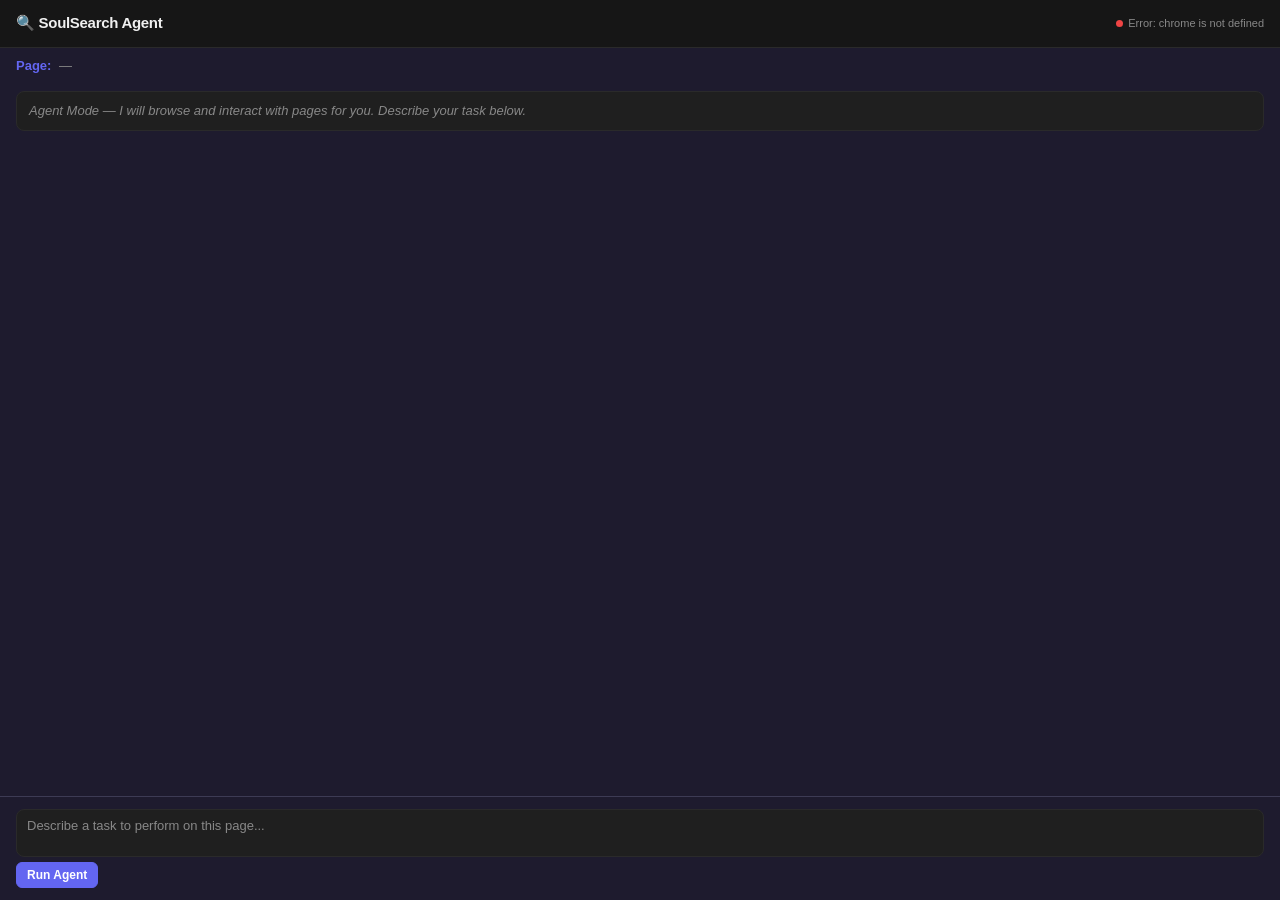
<file: sidepanel/sidepanel.html>
<!DOCTYPE html>
<html lang="en">
<head>
  <meta charset="UTF-8">
  <meta name="viewport" content="width=device-width, initial-scale=1.0">
  <title>SoulSearch Agent</title>
  <link rel="stylesheet" href="../popup/popup.css">
  <style>
    html, body {
      margin: 0 !important;
      padding: 0 !important;
      width: 100% !important;
      height: 100% !important;
      overflow: hidden !important;
      background: #1e1b2e !important;
    }
    .ss-container {
      width: 100% !important;
      height: 100% !important;
      min-height: 100% !important;
      max-height: 100% !important;
      max-width: none !important;
      display: flex !important;
      flex-direction: column !important;
      padding: 0 !important;
      margin: 0 !important;
      box-sizing: border-box !important;
      overflow: hidden !important;
    }
    .ss-header {
      flex-shrink: 0 !important;
      padding: 12px 16px !important;
    }
    .ss-context {
      flex-shrink: 0 !important;
      padding: 8px 16px !important;
    }
    .ss-chat {
      flex: 1 1 0 !important;
      overflow-y: auto !important;
      min-height: 0 !important;
      max-height: none !important;
      padding: 8px 16px !important;
      display: block !important;
    }
    .ss-input-area {
      flex-shrink: 0 !important;
      padding: 12px 16px !important;
      margin-top: auto !important;
      background: #1e1b2e !important;
      border-top: 1px solid #3d3b54 !important;
    }
  </style>
</head>
<body>
  <div class="ss-container">
    <div class="ss-header">
      <span class="ss-logo">🔍 SoulSearch Agent</span>
      <span class="ss-status">
        <span class="ss-dot" id="ss-dot"></span>
        <span id="ss-status-text">connecting...</span>
      </span>
    </div>
    
    <div class="ss-context">
      <span class="ss-context-label">Page:</span>
      <span class="ss-context-title" id="ss-page-title">—</span>
    </div>

    <div class="ss-chat" id="ss-chat">
      <div class="ss-message ss-message--system">
        Agent Mode — I will browse and interact with pages for you. Describe your task below.
      </div>
    </div>

    <div class="ss-input-area">
      <textarea id="ss-input" class="ss-input" placeholder="Describe a task to perform on this page..." rows="2"></textarea>
      <button id="ss-send-btn" class="ss-btn ss-btn--primary">Run Agent</button>
    </div>
  </div>
  <script src="sidepanel.js" type="module"></script>
</body>
</html>
</file>
<file: popup/popup.css>
:root {
  --bg: #0d0d0d;
  --bg2: #161616;
  --bg3: #1f1f1f;
  --border: #2a2a2a;
  --primary: #6366f1;
  --primary-dark: #4f46e5;
  --text: #f0f0f0;
  --muted: #888;
  --green: #22c55e;
  --yellow: #eab308;
  --red: #ef4444;
  --radius: 8px;
  --font: -apple-system, BlinkMacSystemFont, 'Segoe UI', sans-serif;
}

* { box-sizing: border-box; margin: 0; padding: 0; }

body {
  width: 400px;
  min-height: 520px;
  background: var(--bg);
  color: var(--text);
  font-family: var(--font);
  font-size: 13px;
  line-height: 1.5;
}

.ss-container { display: flex; flex-direction: column; height: 100%; min-height: 520px; position: relative; overflow: hidden; }

/* Header */
.ss-header {
  display: flex;
  align-items: center;
  justify-content: space-between;
  padding: 12px 14px 10px;
  border-bottom: 1px solid var(--border);
  background: var(--bg2);
}
.ss-logo { font-size: 15px; font-weight: 700; letter-spacing: -0.3px; }
.ss-soul { color: var(--primary); }
.ss-search { color: var(--text); }
.ss-status { display: flex; align-items: center; gap: 5px; font-size: 11px; color: var(--muted); }
.ss-dot {
  width: 7px; height: 7px; border-radius: 50%;
  background: var(--yellow); transition: background 0.3s;
}
.ss-dot.connected { background: var(--green); }
.ss-dot.error { background: var(--red); }

/* Context strip */
.ss-context-strip {
  padding: 5px 14px;
  background: var(--bg3);
  border-bottom: 1px solid var(--border);
  font-size: 11px;
  color: var(--muted);
  white-space: nowrap;
  overflow: hidden;
  text-overflow: ellipsis;
}
.ss-context-label { color: var(--primary); font-weight: 600; margin-right: 4px; }
.ss-context-title { color: var(--muted); }

/* Chat */
.ss-chat {
  flex: 1;
  overflow-y: auto;
  padding: 12px 14px;
  display: flex;
  flex-direction: column;
  gap: 10px;
  max-height: 260px;
}
.ss-message {
  padding: 9px 12px;
  border-radius: var(--radius);
  font-size: 13px;
  line-height: 1.55;
  max-width: 100%;
  word-break: break-word;
}
.ss-message--system {
  background: var(--bg3);
  color: var(--muted);
  font-style: italic;
  border: 1px solid var(--border);
}
.ss-message--user {
  background: var(--primary-dark);
  color: white;
  align-self: flex-end;
  max-width: 88%;
}
.ss-message--assistant {
  background: var(--bg2);
  color: var(--text);
  border: 1px solid var(--border);
}
.ss-message--loading { color: var(--muted); font-style: italic; }

/* Memory peek */
.ss-memory-peek {
  padding: 6px 14px;
  background: #1a1a2e;
  border-top: 1px solid #2a2a4a;
  font-size: 11px;
  color: #a78bfa;
  white-space: nowrap;
  overflow: hidden;
  text-overflow: ellipsis;
}
.ss-memory-label { font-weight: 700; margin-right: 4px; }

/* Input */
.ss-input-area {
  padding: 10px 14px 8px;
  border-top: 1px solid var(--border);
  background: var(--bg2);
}
.ss-input {
  width: 100%;
  background: var(--bg3);
  border: 1px solid var(--border);
  border-radius: var(--radius);
  color: var(--text);
  font-family: var(--font);
  font-size: 13px;
  padding: 8px 10px;
  resize: none;
  outline: none;
  transition: border-color 0.2s;
}
.ss-input:focus { border-color: var(--primary); }
.ss-input::placeholder { color: var(--muted); }
.ss-input-actions {
  display: flex;
  align-items: center;
  gap: 6px;
  margin-top: 6px;
  justify-content: flex-end;
}

/* Buttons */
.ss-btn {
  border: 1px solid var(--border);
  background: var(--bg3);
  color: var(--text);
  border-radius: 6px;
  padding: 5px 10px;
  font-size: 12px;
  cursor: pointer;
  transition: background 0.15s;
}
.ss-btn:hover { background: var(--bg2); }
.ss-btn--primary {
  background: var(--primary);
  border-color: var(--primary);
  color: white;
  font-weight: 600;
}
.ss-btn--primary:hover { background: var(--primary-dark); }
.ss-btn--icon { padding: 5px 8px; font-size: 13px; }

/* Footer */
.ss-footer {
  padding: 6px 14px 8px;
  text-align: center;
  background: var(--bg);
  font-size: 11px;
}
.ss-link { color: var(--muted); text-decoration: none; }
.ss-link:hover { color: var(--primary); }
.ss-divider { color: var(--border); margin: 0 4px; }

/* Settings overlay */
.ss-settings {
  position: absolute;
  inset: 0;
  background: var(--bg);
  z-index: 100;
  overflow-y: auto;
}
.ss-settings-inner { padding: 16px 14px; }
.ss-settings-inner h3 { color: var(--primary); margin-bottom: 14px; font-size: 14px; }
.ss-settings-inner label {
  display: block;
  color: var(--muted);
  font-size: 11px;
  text-transform: uppercase;
  letter-spacing: 0.05em;
  margin-bottom: 10px;
}
.ss-settings-inner input,
.ss-settings-inner select,
.ss-settings-inner textarea {
  display: block;
  width: 100%;
  margin-top: 4px;
  background: var(--bg3);
  border: 1px solid var(--border);
  border-radius: var(--radius);
  color: var(--text);
  font-family: var(--font);
  font-size: 12px;
  padding: 7px 9px;
  outline: none;
}
.ss-settings-inner textarea { resize: vertical; }
.ss-settings-actions { display: flex; gap: 8px; margin-top: 16px; }

/* Scrollbar */
.ss-chat::-webkit-scrollbar { width: 4px; }
.ss-chat::-webkit-scrollbar-track { background: transparent; }
.ss-chat::-webkit-scrollbar-thumb { background: var(--border); border-radius: 2px; }

/* ── Memory Panel ─────────────────────────────────────────── */
.ss-memory-panel {
  position: absolute;
  top: 0; left: 0; right: 0; bottom: 0;
  width: 100%;
  height: 100%;
  background: #1e1b2e;
  border: none;
  display: flex;
  flex-direction: column;
  z-index: 200;
  overflow: hidden;
  box-sizing: border-box;
}
.ss-memory-panel-header {
  display: flex;
  align-items: center;
  justify-content: space-between;
  padding: 10px 12px;
  background: #2d2b42;
  border-bottom: 1px solid #3b3262;
  font-size: 13px;
  font-weight: 600;
  color: #a78bfa;
  flex-shrink: 0;
}
.ss-memory-panel-actions { display: flex; gap: 6px; }
.ss-btn--small { font-size: 13px; padding: 2px 6px; }
.ss-memory-panel-body {
  flex: 1;
  overflow-y: auto;
  padding: 12px;
  font-size: 12px;
  line-height: 1.6;
  color: #c4b5fd;
  white-space: pre-wrap;
  word-break: break-word;
}
/* Fix excessive spacing in markdown output */
.ss-message--assistant br + br { display: none; }
.ss-message--assistant ul, .ss-message--assistant ol { margin: 4px 0; }
.ss-message--assistant h3, .ss-message--assistant h4 { margin-top: 8px; }

/* Save to memory button on assistant messages */
.ss-save-btn {
  display: inline-block;
  margin-top: 6px;
  padding: 2px 8px;
  font-size: 10px;
  color: #6b7280;
  background: transparent;
  border: 1px solid #374151;
  border-radius: 4px;
  cursor: pointer;
  transition: all 0.15s;
}
.ss-save-btn:hover { color: #a78bfa; border-color: #a78bfa; }
.ss-save-btn:disabled { opacity: 0.4; cursor: default; }

/* ---- Session bar ---------------------------------------------------- */
.ss-session-bar {
  display: flex; align-items: center; gap: 4px;
  padding: 3px 8px; background: #1a1730;
  border-bottom: 1px solid #2d2b42; flex-shrink: 0;
}
.ss-session-select {
  flex: 1; background: #2d2b42; color: #c4b5fd;
  border: 1px solid #3b3262; border-radius: 4px;
  font-size: 11px; padding: 2px 4px; cursor: pointer;
}
.ss-session-spacer { flex: 0.2; }
.ss-btn--xs { font-size: 11px; padding: 1px 5px; }

/* ---- Version picker modal ------------------------------------------- */
.ss-ver-modal {
  position: absolute; top: 0; left: 0; right: 0; bottom: 0;
  background: rgba(10,8,22,0.85); z-index: 300;
  display: flex; align-items: center; justify-content: center;
}
.ss-ver-modal-inner {
  background: #1e1b2e; border: 1px solid #3b3262; border-radius: 8px;
  width: 90%; max-height: 70%; display: flex; flex-direction: column;
  overflow: hidden;
}
.ss-ver-header {
  display: flex; justify-content: space-between; align-items: center;
  padding: 10px 12px; background: #2d2b42; font-size: 12px;
  font-weight: 600; color: #a78bfa; flex-shrink: 0;
}
.ss-ver-list { overflow-y: auto; padding: 8px; }
.ss-ver-item {
  padding: 8px; margin-bottom: 4px; border-radius: 6px;
  background: #2d2b42; cursor: pointer; font-size: 11px;
  color: #c4b5fd; border: 1px solid transparent;
}
.ss-ver-item:hover { border-color: #a78bfa; color: #fff; }
.ss-ver-item .ss-ver-sha { color: #6b7280; font-family: monospace; font-size: 10px; }
.ss-ver-item .ss-ver-date { color: #818cf8; float: right; }

/* --- Databricks / Copilot provider UI --- */
.ss-copilot-status {
  font-size: 11px; padding: 4px 8px; border-radius: 4px;
  margin-bottom: 8px; font-weight: 600;
}
.ss-copilot-status--connected { background: #14532d; color: #86efac; }
.ss-copilot-status--disconnected { background: #3b1515; color: #fca5a5; }
.ss-copilot-status--pending { background: #312e20; color: #fcd34d; }

.ss-copilot-device {
  background: #2d2b42; border-radius: 6px; padding: 10px;
  margin-bottom: 8px; font-size: 11px; color: #c4b5fd;
}
.ss-copilot-device a { color: #a78bfa; }
.ss-copilot-device p { margin: 0 0 6px; }

.ss-copilot-code {
  font-family: monospace; font-size: 18px; font-weight: 700;
  color: #fff; letter-spacing: 3px; text-align: center;
  padding: 8px; background: #1e1b2e; border-radius: 4px;
  margin: 6px 0;
}
.ss-copilot-waiting {
  text-align: center; font-size: 10px; color: #818cf8;
  animation: ss-pulse 1.5s ease-in-out infinite;
}
@keyframes ss-pulse { 0%,100%{opacity:1} 50%{opacity:0.4} }

.ss-copilot-actions { display: flex; gap: 6px; flex-wrap: wrap; }
.ss-btn--danger { background: #7f1d1d; color: #fca5a5; }
.ss-btn--danger:hover { background: #991b1b; }
.ss-btn--small { padding: 4px 10px; font-size: 11px; }
</file>
